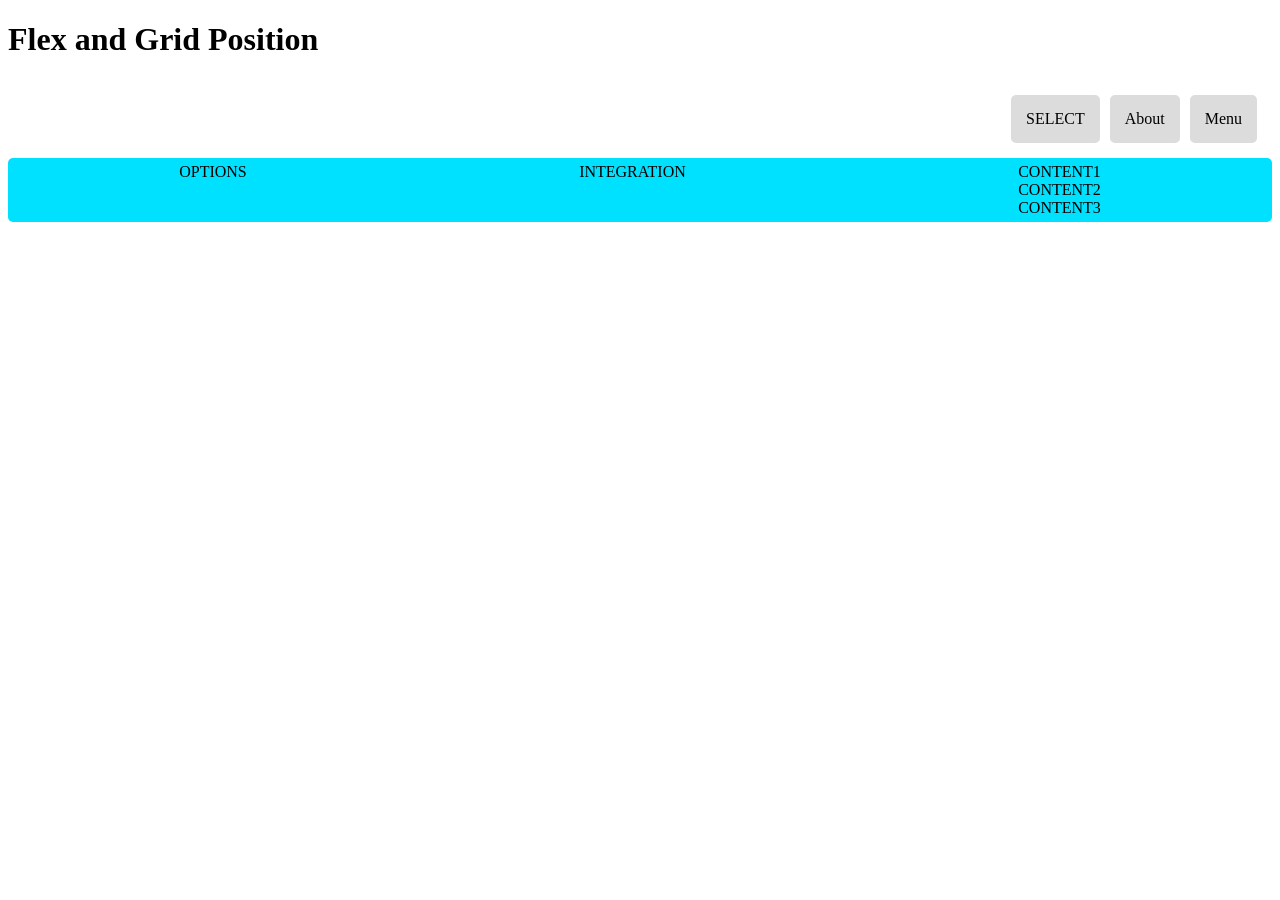
<file: index.html>
<!DOCTYPE html>
<html lang="en">
<head>
    <meta charset="UTF-8">
    <meta name="viewport" content="width=device-width, initial-scale=1.0">
    <link rel="stylesheet" href="index.css">
    <title>CSS Flex Box</title>
    <script src="index.js"></script>

</head>
<h1>Flex and Grid Position</h1>
<body>
    <div class="Main-Container">
        <div class="Select">SELECT</div>
        <div class="About">About</div>
        <div class="Menu">Menu</div>
    </div>
    <div class="Second-Container">
        <div class="child">OPTIONS</div>
        <div class="child2">INTEGRATION</div>
        <div class="chld3">
            <dic class="GrandChild1">CONTENT1</dic>
            <div class="GrandChild2">CONTENT2</div>
            <div clas="GrandChild3">CONTENT3</div>
    </div>
</body>
</html>
</file>
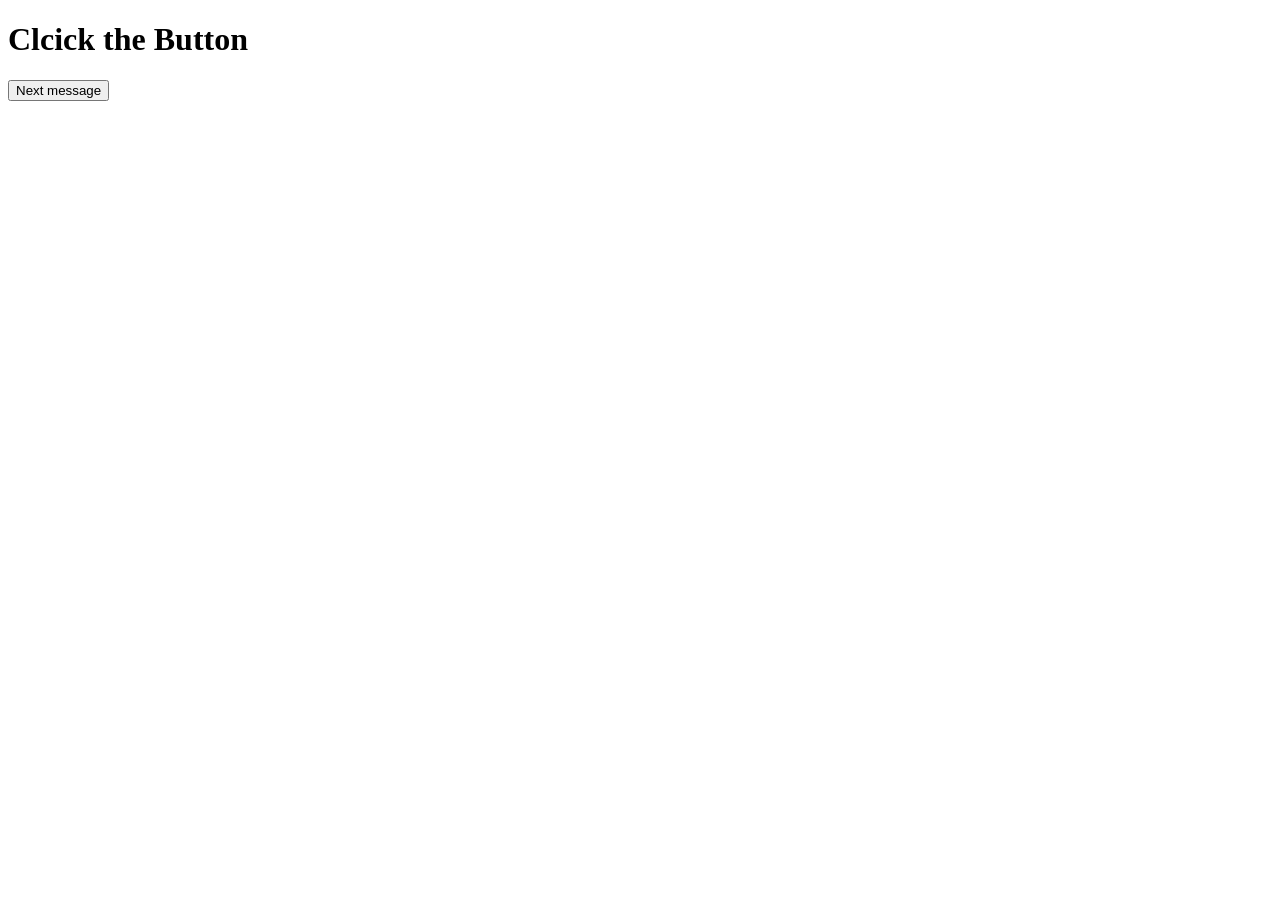
<file: cycle.html>
<!DOCTYPE html>
<html lang="en">
<head>
    <meta charset="UTF-8">
    <meta name="viewport" content="width=device-width, initial-scale=1.0">
    <title>Messages Cycle</title>
</head>
<body>
    <h1 id="messageDisplay">Clcick the Button</h1>
    <button id="cycleBtn">Next message</button>

    <script src="cycle.js"></script>
</body>
</html>
</file>
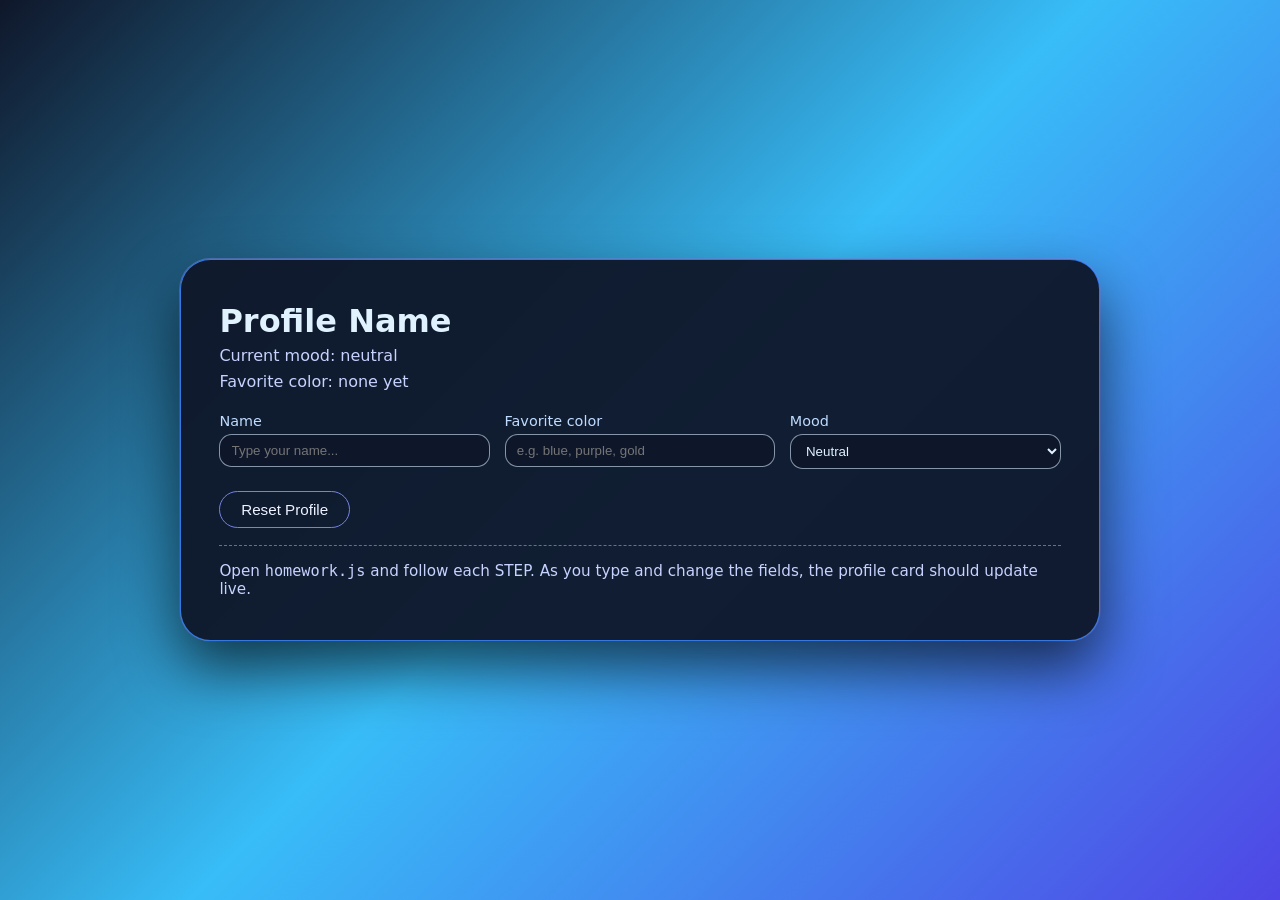
<file: evelist.html>
<!doctype html>
<html lang="en">
  <head>
    <meta charset="UTF-8" />
    <title>Live Profile Card</title>
    <link rel="stylesheet" href="eventlist.css" />
  </head>
  <body>
    <main class="page">
      <section class="card" id="profileCard">
        <h1 id="profileNameDisplay"> Profile Name </h1>
        <p id="profileMoodDisplay" class="mood-line">Current mood: neutral</p>
        <p id="profileColorDisplay" class="color-line">
          Favorite color: <span id="colorValueText">none yet</span>
        </p>

        <div class="form-grid">
          <div class="field">
            <label for="nameInput">Name</label>
            <input id="nameInput" type="text" placeholder="Type your name..." />
          </div>

          <div class="field">
            <label for="colorInput">Favorite color</label>
            <input
              id="colorInput"
              type="text"
              placeholder="e.g. blue, purple, gold"
            />
          </div>

          <div class="field">
            <label for="moodSelect">Mood</label>
            <select id="moodSelect">
              <option value="neutral" selected>Neutral</option>
              <option value="happy">Happy</option>
              <option value="focused">Focused</option>
              <option value="tired">Tired</option>
            </select>
          </div>
        </div>

        <div class="button-row">
          <button id="resetProfileBtn" class="btn secondary">
            Reset Profile
          </button>
        </div>

        <p class="hint">
          Open <code>homework.js</code> and follow each STEP. As you type and
          change the fields, the profile card should update live.
        </p>
      </section>
    </main>

    <script src="eventlist.js"></script>
  </body>
</html>
</file>
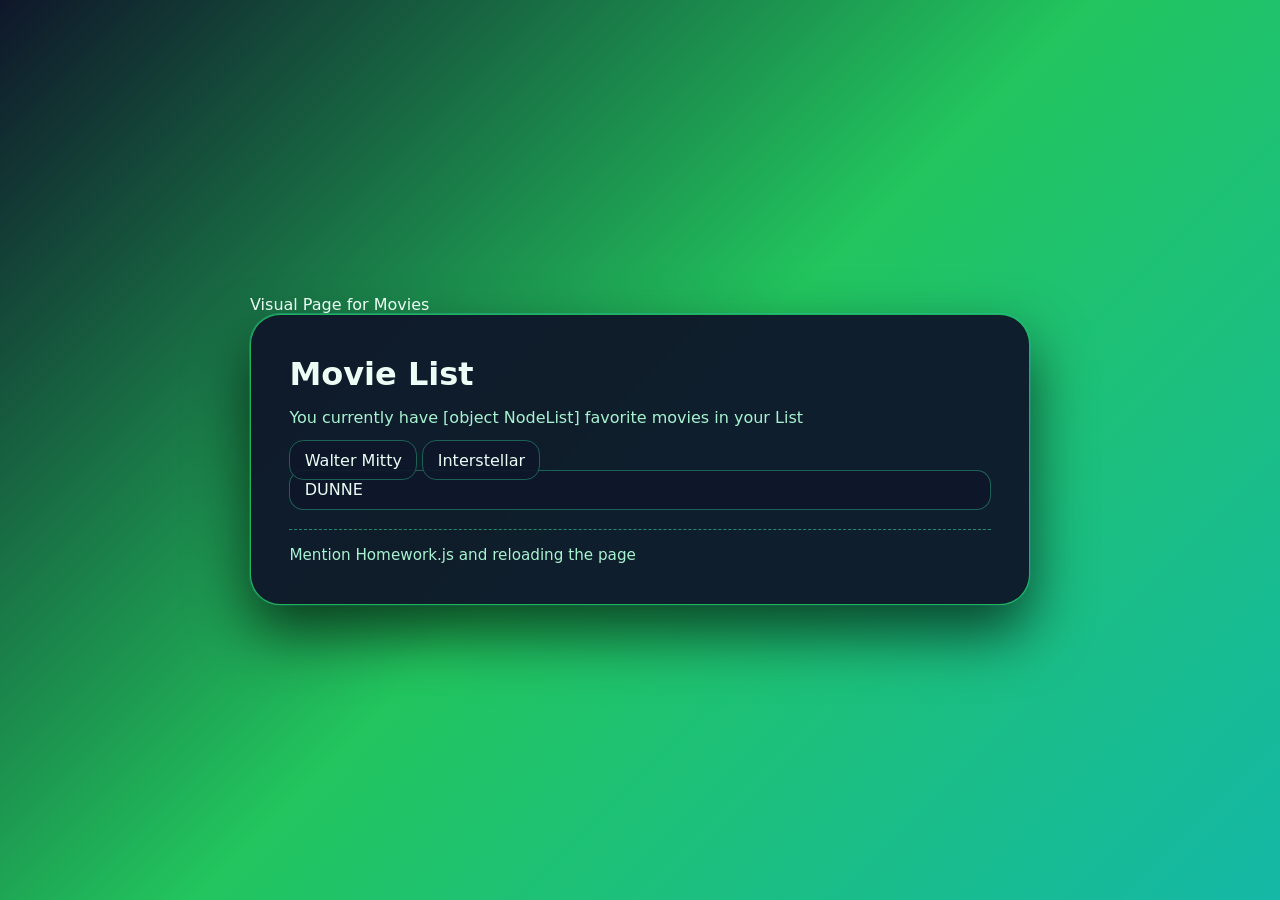
<file: favmovies.html>
<!DOCTYPE html>
<html lang="en">
<head>
    <meta charset="UTF-8">
    <meta name="viewport" content="width=device-width, initial-scale=1.0">
    <link rel="stylesheet" href="favmovies.css" />
    <title>Dom - Favorite Movies</title>
</head>
<body>
<main class="page">Visual Page for Movies

    <section id="moviesCard" class="card">
    <h1 id="moviesTitle">My favorite Movies</h1>
    <p id="moviesInfo" class="info">Movies Information</p>

    <div>
        <ul id="moviesList" class="movie-list">
            <items class="movie-item">The Lord of the Rings</items>
            <items class="movie-item">Walter Mitty</items>
            <items class="movie-item">Interstellar</items>
        </ul>
    </div>

    <p class="hint">Mention Homework.js and reloading the page</p>

    </section>
</main>
    
<script src="favmovies.js"></script>
</body>
</html>
</file>
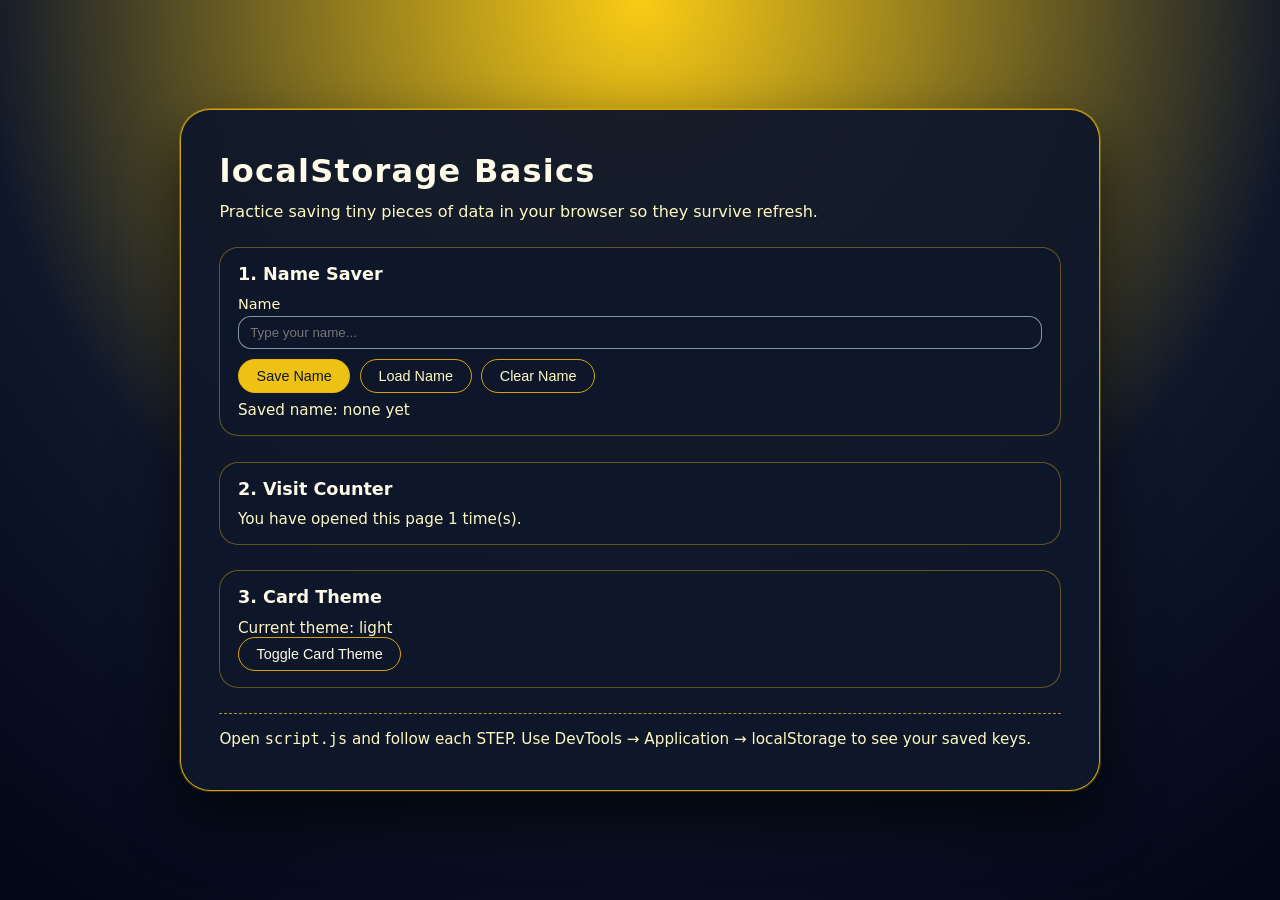
<file: localstor.html>
<!DOCTYPE html>
<html lang="en">
<head>
    <meta charset="UTF-8">
    <meta name="viewport" content="width=device-width, initial-scale=1.0">
    <title>localStorage Mini Tasks</title>
    <link rel="stylesheet" href="localstor.css" />
  </head>
  <body></body>
  <body>
    <main class="page">
      <section class="card" id="storageCard">
        <h1 class="card-title">localStorage Basics</h1>
        <p class="card-subtitle">
          Practice saving tiny pieces of data in your browser so they survive
          refresh.
        </p>

        <section class="block">
          <h2>1. Name Saver</h2>
          <label class="field-label" for="nameInput">Name</label>
          <input
            id="nameInput"
            type="text"
            class="text-input"
            placeholder="Type your name..."
          />
          <div class="button-row">
            <button id="saveNameBtn" class="btn primary">Save Name</button>
            <button id="loadNameBtn" class="btn ghost">Load Name</button>
            <button id="clearNameBtn" class="btn ghost">Clear Name</button>
          </div>
          <p class="status-line">
            Saved name:
            <span id="savedNameDisplay">none yet</span>
          </p>
        </section>

        <section class="block">
          <h2>2. Visit Counter</h2>
          <p class="status-line">
            You have opened this page
            <span id="visitCountText">0</span>
            time(s).
          </p>
        </section>

        <section class="block">
          <h2>3. Card Theme</h2>
          <p class="status-line">
            Current theme:
            <span id="themeStatusText">light</span>
          </p>
          <button id="toggleThemeBtn" class="btn secondary">
            Toggle Card Theme
          </button>
        </section>

        <p class="hint">
          Open <code>script.js</code> and follow each STEP. Use DevTools →
          Application → localStorage to see your saved keys.
        </p>
      </section>
    </main>
    <script src="localstor.js"></script>
  </body>
</html>
</file>
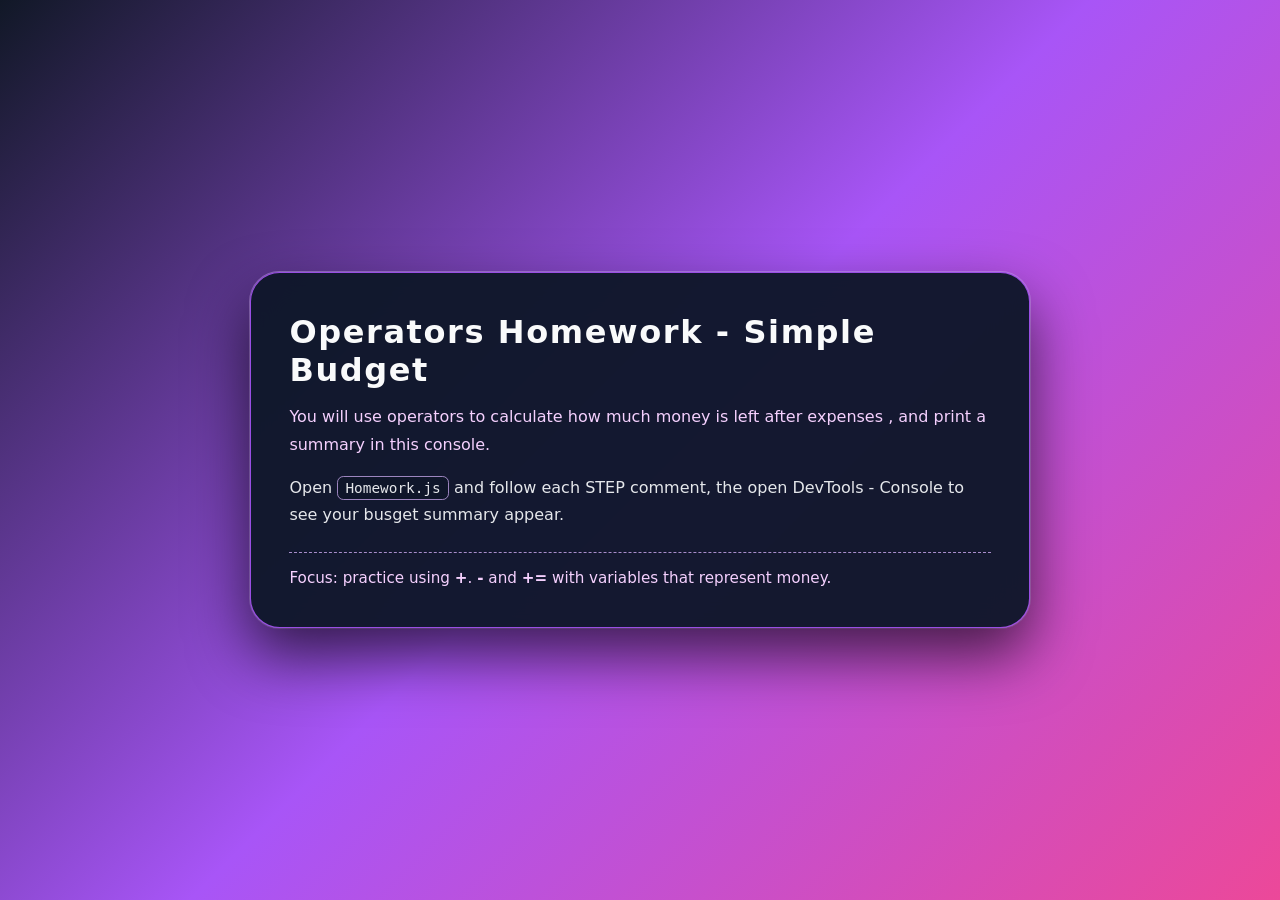
<file: operators.html>
<!DOCTYPE html>
<html lang="en">
<head>
    <meta charset="UTF-8">
    <meta name="viewport" content="width=device-width, initial-scale=1.0">
    <title>Operators Homework</title>
    <link rel="stylesheet" href="operators.css">
</head>
<body>
    <div class="page">
        <div class="card">
            <h1>Operators Homework - Simple Budget</h1>
            <p class="subtitle">
                You will use operators to calculate how much money is left after expenses , and print a summary in this console.
            </p>
            <p class="instructions">
                Open <code>Homework.js</code> and follow each STEP comment, the open DevTools - Console to see your busget summary appear.
            </p>
            <p class="hint">
                Focus: practice using <strong>+</strong>. <strong>-</strong> and <strong>+=</strong>
                with variables that represent money.
            </p>
        </div>
    </div>
    <script src="operators.js"></script>
</body>
</html>
</file>
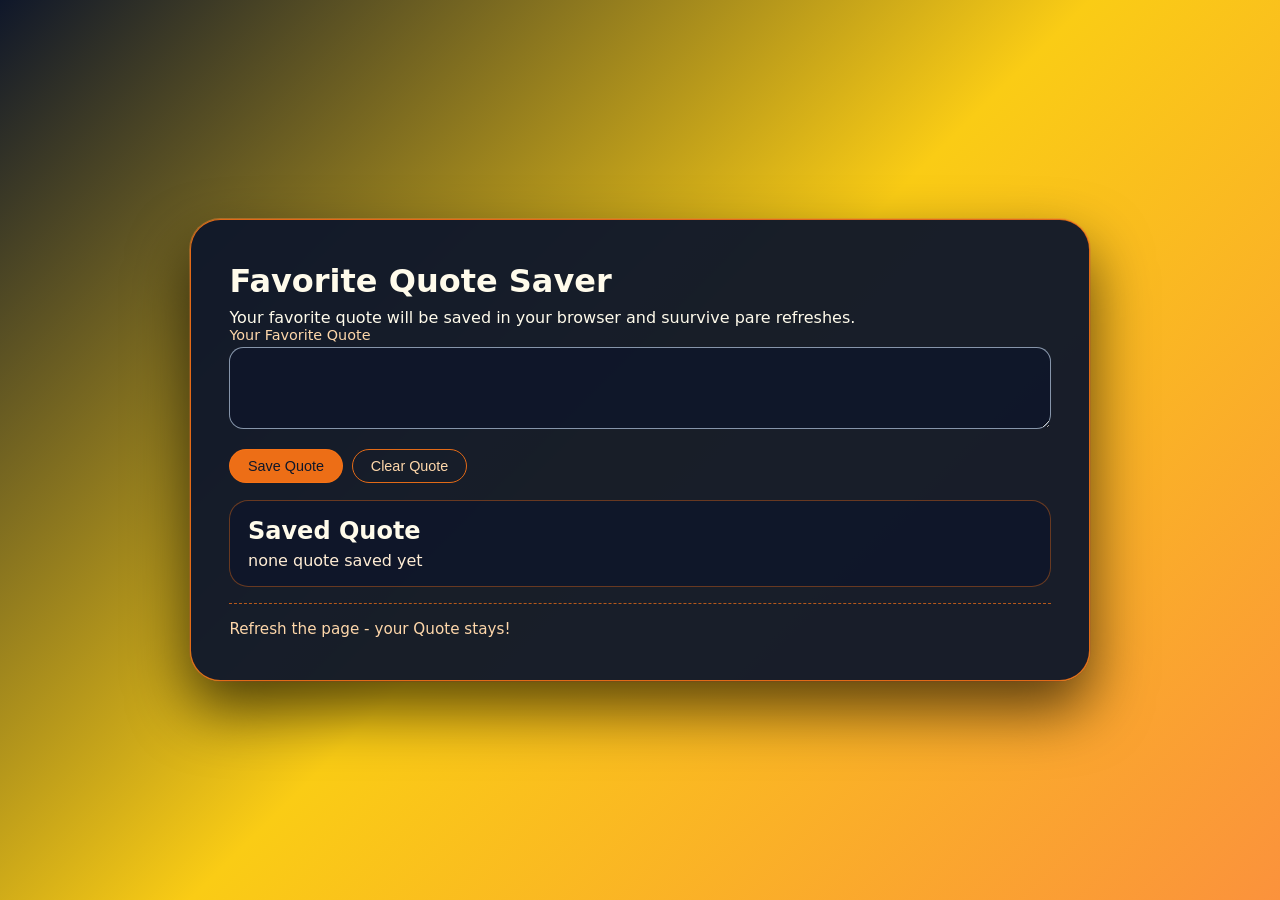
<file: quotSave.html>
<!DOCTYPE html>
<html lang="en">
<head>
    <meta charset="UTF-8">
    <meta name="viewport" content="width=device-width, initial-scale=1.0">
    <title>local Storage Homework - Favorite Quote Saver</title>
    <link rel="stylesheet" href="quotSave.css" />
</head>
<body>
<main class="page">
    <section class="card">
        <h1 class="card-title">Favorite Quote Saver</h1>
        <p class="card-subtitle">
          Your favorite quote will be saved in your browser and suurvive pare refreshes.
        </p>
        
        <div class="field">
            <label for="quoteInput">Your Favorite Quote</label>
            <textarea id="quoteInput" class="textarea" rows="4"></textarea>
        </div>

        <div class="button-row">
            <button id="saveQuoteBtn" class="btn primary">Save Quote</button>
            <button id="clearQuoteBtn" class="btn ghost">Clear Quote</button>
        </div>

        <div class="display-block">
            <h2>Saved Quote</h2>
            <p id="quoteDisplay" class="quote-display"></p>
        </div>

        <p class="hint">Refresh the page - your Quote stays!</p>    
    </section>
</main>
<script src="quotSave.js"></script>
    
</body>
</html>
</file>
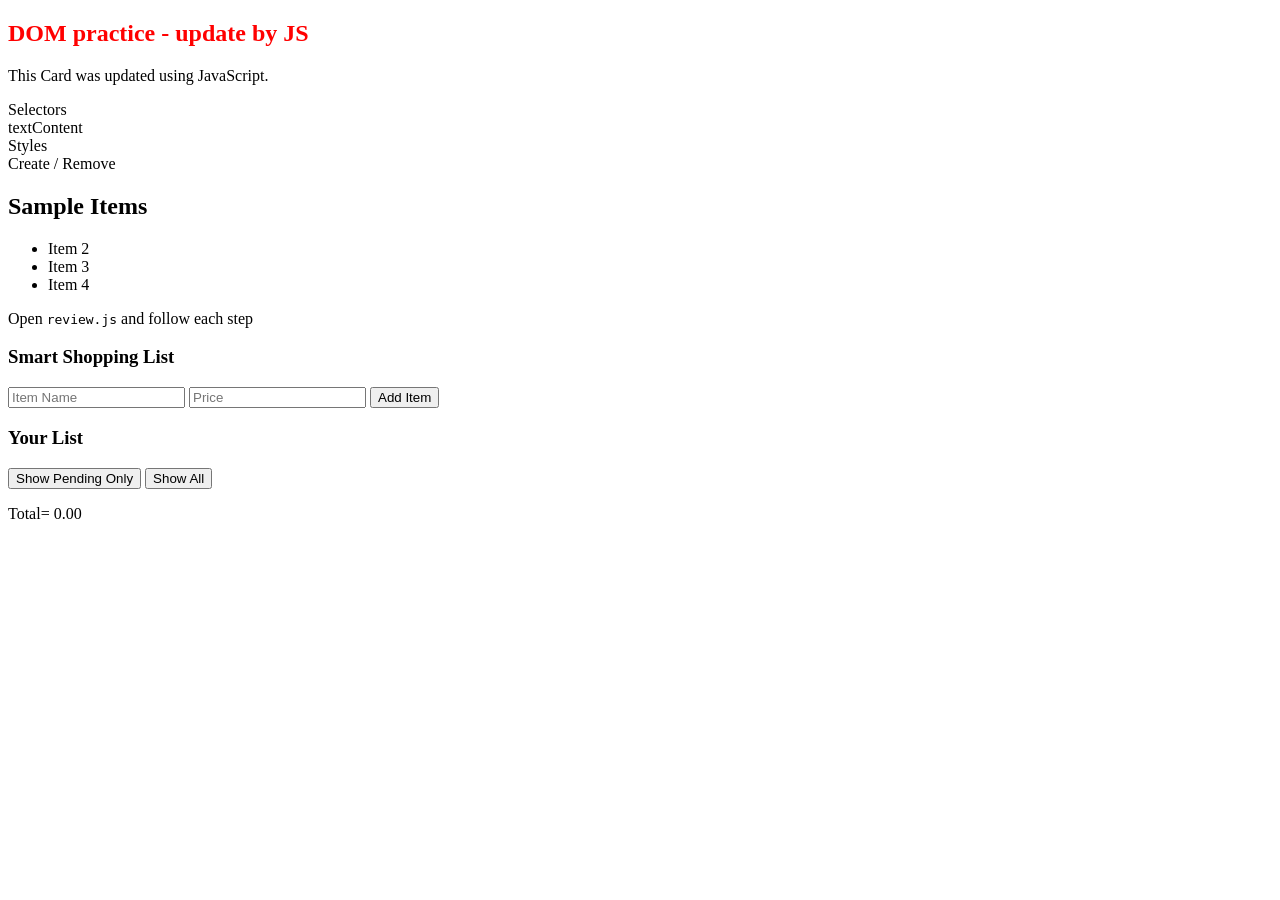
<file: review.html>
<!DOCTYPE html>
<html lang="en">
<head>
    <meta charset="UTF-8">
    <meta name="viewport" content="width=device-width, initial-scale=1.0">
    <title>Message Cycler</title>
</head>
<body>

    <main>
        <section class="card" id="mainCard">
            <h1 id="mainTitle">DOM Practice</h1>
            <p id="description">
                This text will be updated later on by using Js
                <strong>Java Script</strong>
            </p>
            <div class="info-row">
                <div class="badge">Selectors</div>
                <div class="badge">textContent</div>
                <div class="badge">Styles</div>
                <div class="badge">Create / Remove</div>
            </div>

            <h2 class="list-Title" id="listTitle">Sample Items</h2>
            <ul id="itemList" class="item-List">
                <li class="item">Item 1</li>
                <li class="item">Item 2</li>
                <li class="item">Item 3</li>
            </ul>
            <p class="hint">
                Open <code>review.js</code> and follow each step
            </p>
        </section>
    </main>
    <h3>Smart Shopping List</h3>
    <input id="itemName" placeholder="Item Name">
    <input id="itemPrice" type="number" placeholder="Price">
    <button id="addBtn"> Add Item</button>

    <h3>Your List</h3>
    <ul id="list"></ul>

    <button id="sowPending">Show Pending Only</button>
    <button id="showAll">Show All</button>

    <p id="total">Total= 0.00</p>
    
    <script src="review.js"></script>
</body> 

<script src="review.js"></script>
</html>
</file>
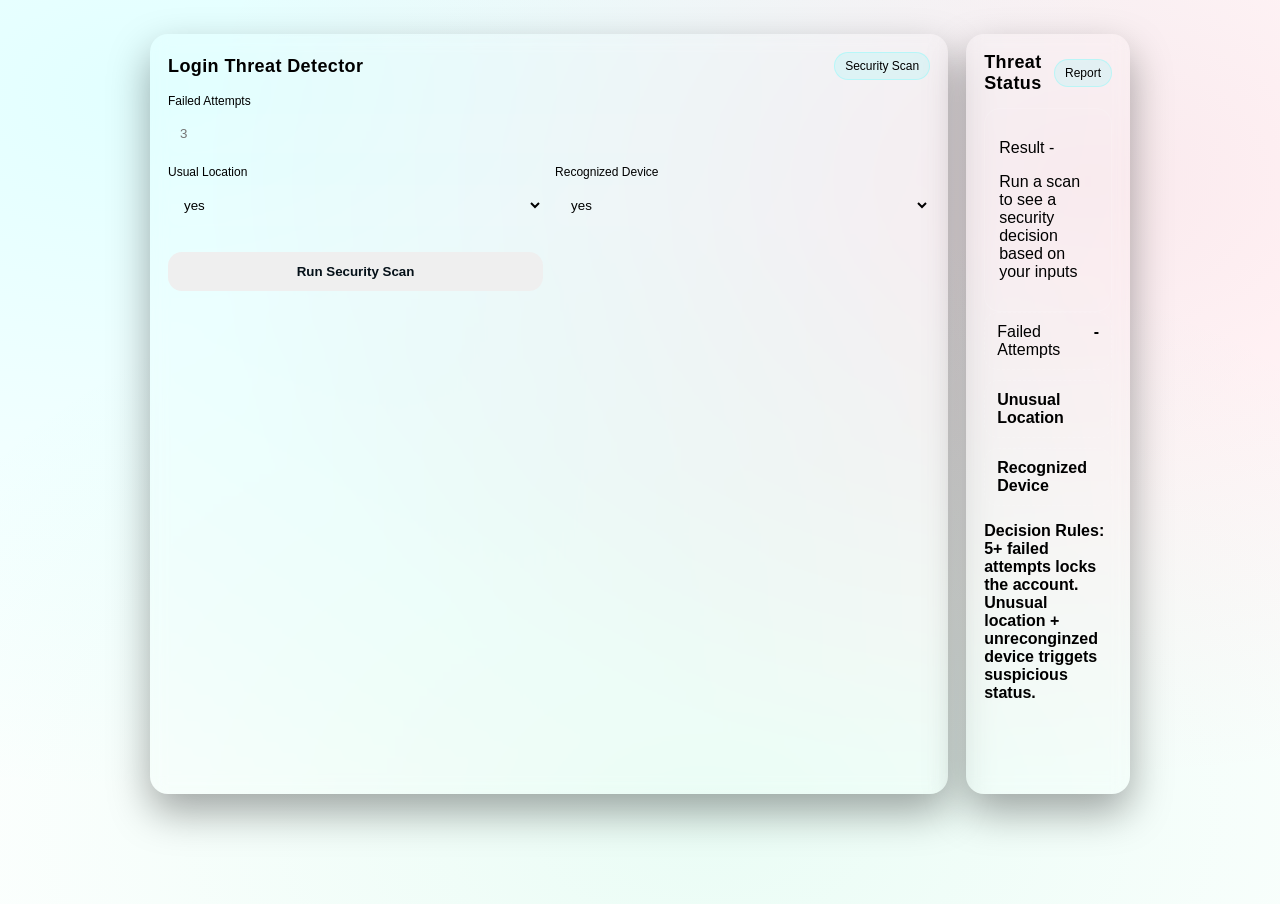
<file: LoginThreatDetector_Variable/threat.html>
<!DOCTYPE html>
<html lang="en">
<head>
    <meta charset="UTF-8">
    <meta name="viewport" content="width=device-width, initial-scale=1.0">
    <title>Login Threat Detector</title>
    <link rel="stylesheet" href="threat.css">
</head>
<body>
    <!-- This mini project simulates a security sistem that evaluates login attempts and returns a risk decision -->
<main class="container">
    <section class="card">
        <div class="header">
        <h1>Login Threat Detector</h1>
        <span class="badge">Security Scan</span>
        </div>

        <label for="failedAttempts">Failed Attempts</label>
        <input id="failedAttempts" type="number" placeholder="3">

        <div class="row">
            <div>
                <label for="unusualLocations">Usual Location</label>
                <select id="unusualLocations">
                    <option value="yes">yes</option>
                    <option value="no">no</option>
                </select>
            </div>
            <div>
                <label for="recognizedDevice">Recognized Device</label>
                <select id="recognizedDevice">
                    <option value="yes">yes</option>
                    <option value="no">no</option>
                </select>
                </div>
                <button id="scanBtn" class="btn">Run Security Scan</button>
                <p id="message" class="message"></p>
                </section>
                </div>
        </div>
   <aside class="card">
<div class="header">
<h1>Threat Status</h1>
<span class="badge"> Report<span>
</div>
<div class="statusBox">
    <p class="statusTitle">
        Result <span id="statusText" class="warn">-</span>
    </p>
<p id="statusDetails" class="note">
Run a scan to see a security decision based on your inputs
</p>
</div>
<div class="kv">
    <span>Failed Attempts</span>
    <strong id="attemptOut">-<strong>
</div>
<div class="kv">
    <span>Unusual Location</span>
    <strong id="locationOut"></strong>
</div>
<div class="kv">
    <span> Recognized Device</span>
    <strong id="deviceOut"></strong>
</div>

<p class="note">
    Decision Rules: 5+ failed attempts locks the account. Unusual location + unreconginzed device triggets suspicious status. 
</p>
</aside>


   </aside>
<script src="threat.js"></script>
</body>
</html>
</file>
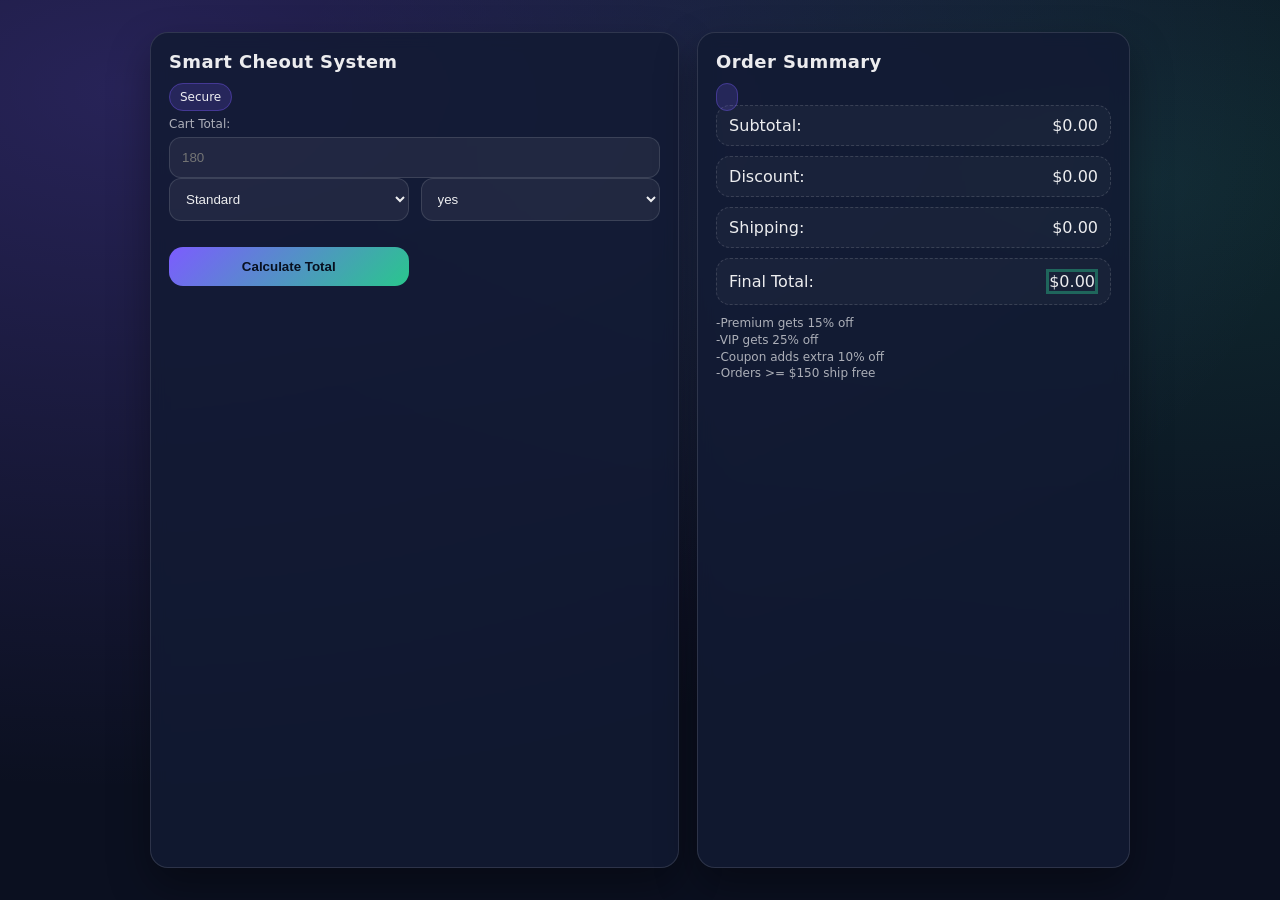
<file: Smart Checkout System/checkout.html>
<!DOCTYPE html>
<html lang="en">
<head>
    <meta charset="UTF-8">
    <meta name="viewport" content="width=device-width, initial-scale=1.0">
    <title>Smart Checkout System</title> 
    <link rel="stylesheet" href="checkout.css">
    
</head>
<body>
    <main class="container">
        <div class="card">
            <h1 class="header">Smart Cheout System</h1>
            <span>
            <badge class="badge">Secure</badge>
            </span>

            <label> Cart Total: </label>
                <input type="number" id = "cartTotal" placeholder="180">

            <div class="row">
                <select id="membership">
                    <option value="standard">Standard</option>
                    <option value="premium">Premium</option>
                    <option value="vip">VIP</option>
                </select>

                <select id="coupon">
                    <option value="yes">yes</option>
                    <option value="no">No</option>
                </select>

                <button id="calcBtn" class="btn">Calculate Total</button>

                <p class="message" id="message"></p>

            </div>
        </div>

        <div class="card">
            <h1 class="header">Order Summary</h1>
            <span>
                <badge class="badge"></badge>
            </span>
            <div class="line">
               Subtotal: <span id="subtotalText">$0.00</span>
            </div>
            <div class="line">
                Discount: <span id="discountText">$0.00</span>
            </div>
            <div class="line">
                Shipping: <span id="shippingText">$0.00</span>
            </div>
            <div class="line">
                Final Total: <span class="total" id="finalTotalText">$0.00</span>
            </div>
            <p class="note">
                -Premium gets 15% off<br>
                -VIP gets 25% off<br>
                -Coupon adds extra 10% off<br>
                -Orders >= $150 ship free
            </p>
        </div>
    </main>
    <script src="checkout.js"></script>
</body>
</html>
</file>
<file: index.css>
*{
    border-radius: 15xp;
}

.h1 {
    padding: 10px;
    align-items: center;
    text-align: center;
    background-color: aquamarine;
    padding: 15px;

}
.Main-Container {
    display: flex;
    flex-flow: flex-end;
    justify-content: end;
    padding: 10px;
}
.Select {
    height: auto;
    padding: 15px;
    margin: 5px;
    border-radius:5px;
    background-color: gainsboro;
}
.About {
    height: auto;
    padding: 15px;
    margin: 5px;
    border-radius:5px;
    background-color: gainsboro;
}
.Menu {
    height: auto;
    padding: 15px;
    margin: 5px;
    border-radius:5px;
    background-color: gainsboro;
}
.Second-Container{
    display:flex;
    flex-flow: row;
    row-gap: 25px;
    padding: 5px;
    justify-content: space-around;
    border-radius: 5px;
    background-color: rgb(0, 225, 255);
}
.child3 {
    display: flex;
}
</file>
<file: eventlist.css>
* {
  box-sizing: border-box;
  margin: 0;
  padding: 0;
}

body {
  min-height: 100vh;
  font-family: system-ui, -apple-system, BlinkMacSystemFont, "Segoe UI",
    sans-serif;
  background: linear-gradient(135deg, #0f172a, #38bdf8, #4f46e5);
  color: #e0f2fe;
  display: flex;
  align-items: center;
  justify-content: center;
  padding: 1.5rem;
}

.page {
  max-width: 920px;
  width: 100%;
}

.card {
  background: rgba(15, 23, 42, 0.96);
  border-radius: 1.9rem;
  padding: 2.6rem 2.4rem;
  box-shadow: 0 28px 60px rgba(0, 0, 0, 0.65),
    0 0 0 1px rgba(129, 140, 248, 0.5);
  border: 1px solid rgba(59, 130, 246, 0.9);
}

#profileNameDisplay {
  font-size: 2rem;
  margin-bottom: 0.4rem;
}

.mood-line,
.color-line {
  margin-bottom: 0.4rem;
  color: #c7d2fe;
}

.form-grid {
  display: grid;
  grid-template-columns: repeat(auto-fit, minmax(190px, 1fr));
  gap: 0.9rem;
  margin: 1.4rem 0;
}

.field label {
  display: block;
  margin-bottom: 0.3rem;
  font-size: 0.9rem;
  color: #bfdbfe;
}

.field input,
.field select {
  width: 100%;
  padding: 0.5rem 0.7rem;
  border-radius: 0.8rem;
  border: 1px solid rgba(148, 163, 184, 0.9);
  background: rgba(15, 23, 42, 0.9);
  color: #e0f2fe;
}

.field input:focus,
.field select:focus {
  outline: none;
  border-color: rgba(129, 140, 248, 0.95);
  box-shadow: 0 0 0 1px rgba(129, 140, 248, 0.85);
}

.button-row {
  margin-bottom: 1.1rem;
}

.btn {
  border-radius: 999px;
  padding: 0.55rem 1.3rem;
  font-size: 0.95rem;
  border: 1px solid rgba(129, 140, 248, 0.9);
  background: rgba(79, 70, 229, 0.95);
  color: #eef2ff;
  cursor: pointer;
  transition: transform 0.08s ease, box-shadow 0.08s ease, background 0.12s ease;
}

.btn:hover {
  transform: translateY(-1px);
  box-shadow: 0 10px 20px rgba(15, 23, 42, 0.7);
}

.btn.secondary {
  background: transparent;
  border-color: rgba(129, 140, 248, 0.9);
}

.hint {
  font-size: 0.95rem;
  color: #c7d2fe;
  border-top: 1px dashed rgba(129, 140, 248, 0.7);
  padding-top: 1rem;
}
</file>
<file: favmovies.css>
* {
  box-sizing: border-box;
  margin: 0;
  padding: 0;
}

body {
  min-height: 100vh;
  font-family: system-ui, -apple-system, BlinkMacSystemFont, "Segoe UI",
    sans-serif;
  background: linear-gradient(135deg, #0f172a, #22c55e, #14b8a6);
  color: #ecfdf5;
  display: flex;
  align-items: center;
  justify-content: center;
  padding: 1.5rem;
}

.page {
  max-width: 780px;
  width: 100%;
}

.card {
  background: rgba(15, 23, 42, 0.96);
  border-radius: 1.9rem;
  padding: 2.5rem 2.4rem;
  box-shadow: 0 28px 60px rgba(0, 0, 0, 0.65),
    0 0 0 1px rgba(45, 212, 191, 0.45);
  border: 1px solid rgba(34, 197, 94, 0.9);
}

#moviesTitle {
  font-size: 2rem;
  margin-bottom: 0.7rem;
}

.info {
  margin-bottom: 1.2rem;
  color: #a7f3d0;
  line-height: 1.7;
}

.movie-list {
  list-style: none;
  padding-left: 0;
  margin-bottom: 1.2rem;
}

.movie-item {
  background: rgba(15, 23, 42, 0.9);
  border-radius: 0.9rem;
  padding: 0.6rem 0.9rem;
  margin-bottom: 0.4rem;
  border: 1px solid rgba(52, 211, 153, 0.4);
}

.hint {
  font-size: 0.95rem;
  color: #a7f3d0;
  border-top: 1px dashed rgba(52, 211, 153, 0.6);
  padding-top: 1rem;
}
</file>
<file: localstor.css>
* {
  box-sizing: border-box;
  margin: 0;
  padding: 0;
}

body {
  min-height: 100vh;
  font-family: system-ui, -apple-system, BlinkMacSystemFont, "Segoe UI",
    sans-serif;
  background: radial-gradient(circle at top, #facc15, #0f172a 60%, #020617);
  color: #fefce8;
  display: flex;
  align-items: center;
  justify-content: center;
  padding: 1.5rem;
}

.page {
  max-width: 920px;
  width: 100%;
}

.card {
  background: rgba(15, 23, 42, 0.96);
  border-radius: 1.9rem;
  padding: 2.6rem 2.4rem;
  box-shadow: 0 28px 60px rgba(0, 0, 0, 0.65), 0 0 0 1px rgba(250, 204, 21, 0.4);
  border: 1px solid rgba(234, 179, 8, 0.9);
  transition: background 0.2s ease, box-shadow 0.2s ease;
}

.card-title {
  font-size: 2rem;
  margin-bottom: 0.5rem;
  letter-spacing: 0.04em;
}

.card-subtitle {
  margin-bottom: 1.4rem;
  color: #fef9c3;
  line-height: 1.7;
}

.block {
  margin-bottom: 1.6rem;
  padding: 1rem 1.1rem;
  border-radius: 1.2rem;
  background: rgba(15, 23, 42, 0.9);
  border: 1px solid rgba(250, 204, 21, 0.35);
}

.block h2 {
  font-size: 1.1rem;
  margin-bottom: 0.7rem;
}

.field-label {
  display: block;
  margin-bottom: 0.3rem;
  font-size: 0.9rem;
  color: #fef9c3;
}

.text-input {
  width: 100%;
  padding: 0.5rem 0.7rem;
  border-radius: 0.8rem;
  border: 1px solid rgba(148, 163, 184, 0.9);
  background: rgba(15, 23, 42, 0.9);
  color: #fefce8;
  margin-bottom: 0.6rem;
}

.text-input:focus {
  outline: none;
  border-color: rgba(250, 204, 21, 0.9);
  box-shadow: 0 0 0 1px rgba(250, 204, 21, 0.7);
}

.button-row {
  display: flex;
  flex-wrap: wrap;
  gap: 0.6rem;
  margin-bottom: 0.5rem;
}

.btn {
  border-radius: 999px;
  padding: 0.5rem 1.1rem;
  font-size: 0.9rem;
  border: 1px solid rgba(234, 179, 8, 0.9);
  background: rgba(250, 204, 21, 0.95);
  color: #0f172a;
  cursor: pointer;
  transition: transform 0.08s ease, box-shadow 0.08s ease, background 0.12s ease;
}

.btn:hover {
  transform: translateY(-1px);
  box-shadow: 0 10px 20px rgba(15, 23, 42, 0.7);
}

.btn.ghost {
  background: transparent;
  color: #fef9c3;
  border-color: rgba(234, 179, 8, 0.9);
}

.btn.secondary {
  background: transparent;
  color: #fefce8;
}

.status-line {
  font-size: 0.95rem;
  color: #fef9c3;
}

.hint {
  font-size: 0.95rem;
  color: #fef9c3;
  border-top: 1px dashed rgba(250, 204, 21, 0.7);
  padding-top: 1rem;
}

/* Class for dark theme toggle */
.card-dark {
  background: rgba(6, 12, 32, 0.98);
  box-shadow: 0 30px 60px rgba(0, 0, 0, 0.8), 0 0 0 1px rgba(234, 179, 8, 0.6);
}
</file>
<file: operators.css>
* {
  box-sizing: border-box;
  margin: 0;
  padding: 0;
}

body {
  font-family: system-ui, -apple-system, BlinkMacSystemFont, "Segoe UI",
    sans-serif;
  min-height: 100vh;
  background: linear-gradient(135deg, #111827, #a855f7, #ec4899);
  color: #f9fafb;
  display: flex;
  align-items: center;
  justify-content: center;
  padding: 1.5rem;
}

.page {
  max-width: 780px;
  width: 100%;
}

.card {
  background: rgba(15, 23, 42, 0.97);
  border-radius: 1.85rem;
  padding: 2.5rem 2.4rem;
  box-shadow: 0 28px 60px rgba(0, 0, 0, 0.65),
    0 0 0 1px rgba(216, 180, 254, 0.45);
  backdrop-filter: blur(18px);
  border: 1px solid rgba(168, 85, 247, 0.9);
}

h1 {
  font-size: 2rem;
  margin-bottom: 0.9rem;
  letter-spacing: 0.05em;
}

.subtitle {
  color: #f5d0fe;
  margin-bottom: 1rem;
  line-height: 1.7;
}

.instructions {
  color: #e5e7eb;
  margin-bottom: 1.5rem;
  line-height: 1.7;
}

code {
  background: rgba(15, 23, 42, 0.9);
  padding: 0.2rem 0.45rem;
  border-radius: 0.4rem;
  border: 1px solid rgba(216, 180, 254, 0.7);
  font-size: 0.9rem;
}

.hint {
  font-size: 0.95rem;
  color: #f5d0fe;
  border-top: 1px dashed rgba(216, 180, 254, 0.75);
  padding-top: 1rem;
}
</file>
<file: quotSave.css>
* {
  box-sizing: border-box;
  margin: 0;
  padding: 0;
}

body {
  min-height: 100vh;
  font-family: system-ui, -apple-system, BlinkMacSystemFont, "Segoe UI",
    sans-serif;
  background: linear-gradient(135deg, #0f172a, #facc15, #fb923c);
  color: #fffbeb;
  display: flex;
  align-items: center;
  justify-content: center;
  padding: 1.5rem;
}

.page {
  max-width: 900px;
  width: 100%;
}

.card {
  background: rgba(15, 23, 42, 0.96);
  border-radius: 1.9rem;
  padding: 2.6rem 2.4rem;
  box-shadow: 0 28px 60px rgba(0, 0, 0, 0.65), 0 0 0 1px rgba(251, 146, 60, 0.5);
  border: 1px solid rgba(249, 115, 22, 0.9);
}

h1 {
  font-size: 2rem;
  margin-bottom: 0.5rem;
}

.subtitle {
  margin-bottom: 1.4rem;
  color: #fef3c7;
  line-height: 1.7;
}

.field {
  margin-bottom: 1rem;
}

.field label {
  display: block;
  margin-bottom: 0.3rem;
  font-size: 0.9rem;
  color: #fed7aa;
}

.textarea {
  width: 100%;
  padding: 0.6rem 0.75rem;
  border-radius: 0.9rem;
  border: 1px solid rgba(148, 163, 184, 0.9);
  background: rgba(15, 23, 42, 0.9);
  color: #fffbeb;
  resize: vertical;
}

.textarea:focus {
  outline: none;
  border-color: rgba(249, 115, 22, 0.9);
  box-shadow: 0 0 0 1px rgba(249, 115, 22, 0.7);
}

.button-row {
  display: flex;
  flex-wrap: wrap;
  gap: 0.6rem;
  margin-bottom: 1.1rem;
}

.btn {
  border-radius: 999px;
  padding: 0.5rem 1.1rem;
  font-size: 0.9rem;
  border: 1px solid rgba(249, 115, 22, 0.9);
  background: rgba(249, 115, 22, 0.95);
  color: #0f172a;
  cursor: pointer;
  transition: transform 0.08s ease, box-shadow 0.08s ease, background 0.12s ease;
}

.btn:hover {
  transform: translateY(-1px);
  box-shadow: 0 10px 20px rgba(15, 23, 42, 0.7);
}

.btn.ghost {
  background: transparent;
  color: #fed7aa;
}

.display-block {
  padding: 1rem 1.1rem;
  border-radius: 1.2rem;
  background: rgba(15, 23, 42, 0.9);
  border: 1px solid rgba(249, 115, 22, 0.38);
  margin-bottom: 1rem;
}

.quote-display {
  margin-top: 0.4rem;
  color: #ffedd5;
}

.hint {
  font-size: 0.95rem;
  color: #fed7aa;
  border-top: 1px dashed rgba(249, 115, 22, 0.7);
  padding-top: 1rem;
}
</file>
<file: LoginThreatDetector_Variable/threat.css>
* {
    box-sizing: border-box;
}

body {
    margin: 2px;
    font-family: 'Segoe UI', Tahoma, Geneva, Verdana, sans-serif;
    background:
    radial-gradient(1200px 700px at 12% 10%,
    rgba(92,255, 255, 0.18),
    transparent
    ),
    radial-gradient(
        900px 600px at 85% 20%,
        rgba(255, 77, 109, 0.12),
        transparent
    ),
    radial-gradient(
        900px 600px at 55% 90%,
        rgba(46, 229, 157, 0.1),
        transparent
    );
    var(--bg);
    color: var(--text);
    min-height: 100vh;
    display: flex;
    justify-content: center;
    padding: 32px 16px;
}

.container {
    width: min(980px, 100%);
    display: grid;
    grid-template-columns: 105fr 0.95fr;
    gap: 18px;
}

.card {
    background: var(--card);
    border: 1px solid var(--border);
    border-radius: 18px;
    padding: 18px;
    backdrop-filter: blur(8px);
    box-shadow: 0 18px 40px rgba(0, 0, 0, 0.35);
}

.header {
    display: flex;
    align-items: center;
    justify-content: space-between;
    margin-bottom: 14px;
}

h1 {
    margin:0;
    font-size: 18px;
    letter-spacing: 0.4px;
}

.badge {
    font-size: 12px;
    padding: 6px 10px;
    border-radius: 999px;
    background: rgba(92, 255, 255, 0.14);
    border: 1px solid rgba(92, 255, 255, 0.3);
}

label {
    display: block;
    font-size: 12px;
    color: var(--muted);
    margin: 12px 0 6px;
}

input,
select {
    width: 100%;
    padding: 12px;
    border-radius: 12px;
    border: 1px solid var(--border);
    background: rgba(255, 255, 255, 0.06);
    color: var(--text);
    outline: none;
}

.row {
    display: grid;
    grid-template-columns: 1fr 1fr;
    gap: 12px;
}

.btn {
    margin-top: 14px;
    width: 100%;
    padding: 12px 14px;
    border: none;
    border-radius: 14px;
    background: linear-gradient(
        135deg,
        rgba(92, 255, 1);
        rgba(255, 77, 109, 0.85)
    );
    color: #041018;
    font-weight: 800;
    cursor: pointer;
}

.btn:active {
    transform: translateY(1px);
}

.message {
    margin-top: 12px;
    padding: 12px;
    color: var(--muted);
    line-height: 1.4;
    min-height: 18px;
}

.statusBox {
    padding: 14px;
    border-radius: 16px;
    border: 1px solid rgba(255, 255, 255, 0.12);
    background: rgba(255, 255, 255, 0.04);
}

.statusText {
    margin: 0 0 8px;
    font-weight: 800;
    letter-spacing: 0.2px;
}

.kv {
    display: flex;
    justify-content: space-between;
    gap: 12px;
    padding: 10px 12px;
    border-radius: 14px;
    border: 1px dashed rgba(255, 255, 255, 0.14);
    background: rgba(255, 255, 255, 0.03);
    margin-bottom:10px ;
}
</file>
<file: Smart Checkout System/checkout.css>
/* E-commerce checkout style: clean, modern, card layout */

:root {
  --bg: #0b1020;
  --card: rgba(18, 26, 51, 0.85);
  --border: rgba(255, 255, 255, 0.12);
  --text: rgba(255, 255, 255, 0.92);
  --muted: rgba(255, 255, 255, 0.65);
  --accent: #7c5cff;
  --good: #2ee59d;
  --bad: #ff5c7a;
}

* {
  box-sizing: border-box;
}

body {
  margin: 0;
  font-family:
    system-ui,
    -apple-system,
    Segoe UI,
    Roboto,
    Arial,
    sans-serif;
  background:
    radial-gradient(
      1200px 700px at 10% 10%,
      rgba(124, 92, 255, 0.25),
      transparent
    ),
    radial-gradient(
      900px 500px at 90% 20%,
      rgba(46, 229, 157, 0.12),
      transparent
    ),
    var(--bg);
  color: var(--text);
  min-height: 100vh;
  display: flex;
  justify-content: center;
  padding: 32px 16px;
}

.container {
  width: min(980px, 100%);
  display: grid;
  grid-template-columns: 1.1fr 0.9fr;
  gap: 18px;
}

.card {
  background: var(--card);
  border: 1px solid var(--border);
  border-radius: 18px;
  padding: 18px;
  backdrop-filter: blur(8px);
  box-shadow: 0 18px 40px rgba(0, 0, 0, 0.35);
}

.header {
  display: flex;
  align-items: center;
  justify-content: space-between;
  margin-bottom: 14px;
}

h1 {
  margin: 0;
  font-size: 18px;
  letter-spacing: 0.4px;
}

.badge {
  font-size: 12px;
  padding: 6px 10px;
  border-radius: 999px;
  background: rgba(124, 92, 255, 0.18);
  border: 1px solid rgba(124, 92, 255, 0.35);
}

label {
  display: block;
  font-size: 12px;
  color: var(--muted);
  margin: 12px 0 6px;
}

input,
select {
  width: 100%;
  padding: 12px;
  border-radius: 12px;
  border: 1px solid var(--border);
  background: rgba(255, 255, 255, 0.06);
  color: var(--text);
  outline: none;
}

.row {
  display: grid;
  grid-template-columns: 1fr 1fr;
  gap: 12px;
}

.btn {
  margin-top: 14px;
  width: 100%;
  padding: 12px 14px;
  border: none;
  border-radius: 14px;
  background: linear-gradient(
    135deg,
    rgba(124, 92, 255, 1),
    rgba(46, 229, 157, 0.85)
  );
  color: #081020;
  font-weight: 800;
  cursor: pointer;
}

.btn:active {
  transform: translateY(1px);
}

.message {
  margin-top: 12px;
  font-size: 12px;
  color: var(--muted);
  line-height: 1.4;
  min-height: 18px;
}

.line {
  display: flex;
  justify-content: space-between;
  align-items: center;
  padding: 10px 12px;
  border-radius: 14px;
  border: 1px dashed rgba(255, 255, 255, 0.14);
  background: rgba(255, 255, 255, 0.03);
  margin-bottom: 10px;
}

.total {
  border-style: solid;
  border-color: rgba(46, 229, 157, 0.35);
}

.note {
  margin: 0;
  font-size: 12px;
  color: var(--muted);
  line-height: 1.4;
}

.good {
  color: var(--good);
}
.bad {
  color: var(--bad);
}

@media (max-width: 860px) {
  .container {
    grid-template-columns: 1fr;
  }
}
</file>
